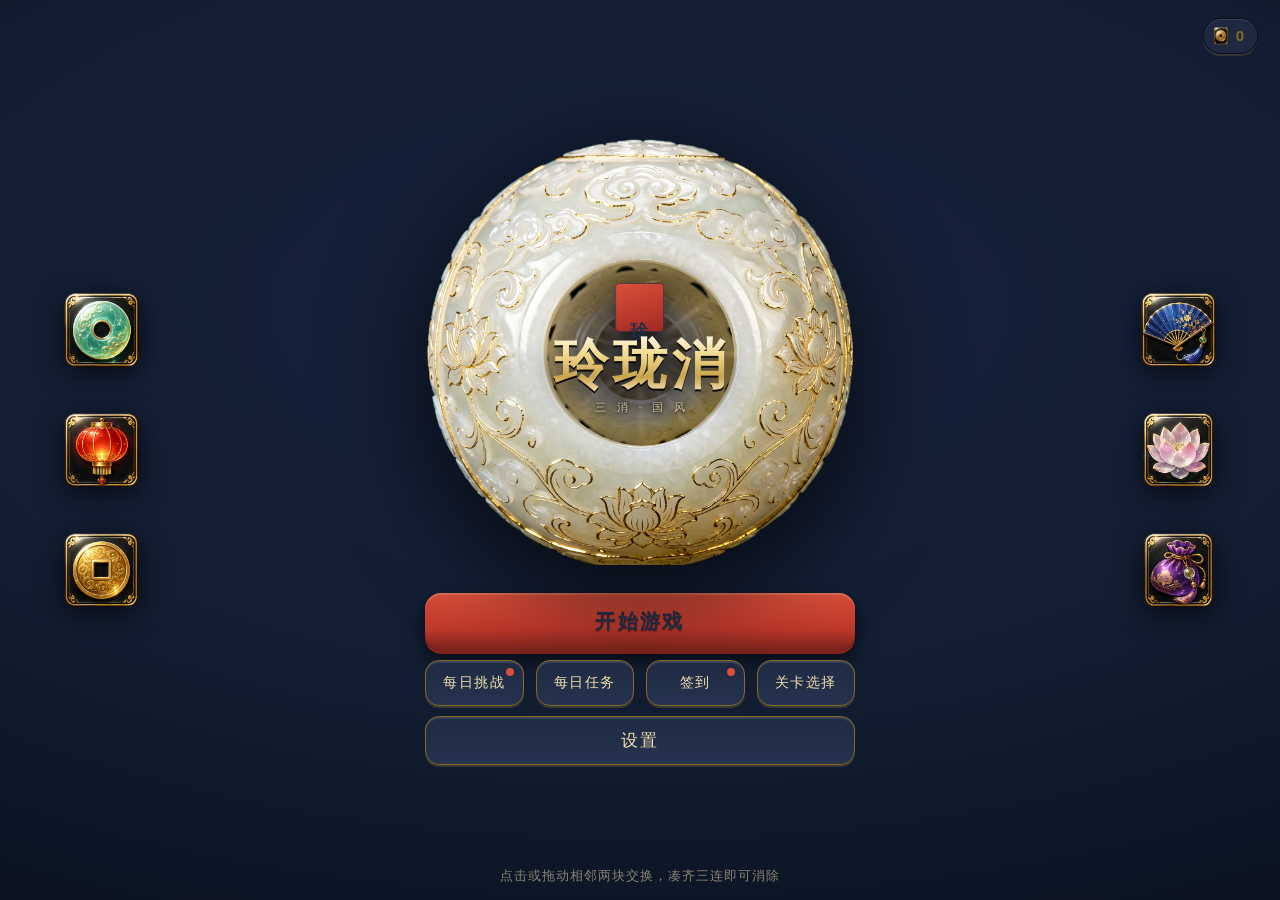
<file: index.html>
<!DOCTYPE html>
<html lang="zh-CN">
<head>
<meta charset="UTF-8">
<meta name="viewport" content="width=device-width, initial-scale=1.0, maximum-scale=1.0, user-scalable=no, viewport-fit=cover">
<meta name="theme-color" content="#f2e6cf">
<title>玲珑消</title>
<link rel="icon" href="data:,">
<link rel="stylesheet" href="css/base.css">
<link rel="stylesheet" href="css/ui.css">
<link rel="stylesheet" href="css/anim.css">
</head>
<body>
<div id="app">
  <!-- 对局信息栏（宽屏在左，窄屏在顶） -->
  <aside id="hud" class="hidden">
    <div class="hud-top">
      <button id="btnPause" class="icon-btn" type="button" data-i18n-title="pause" aria-label="暂停">
        <img src="assets/img/ui_pause.png" alt="">
      </button>
      <div class="lv-name" id="hudLevelName"></div>
      <button id="btnSound" class="icon-btn" type="button" aria-label="音效">
        <img id="btnSoundIcon" src="assets/img/ui_sound.png" alt="">
      </button>
    </div>
    <div class="hud-card" id="hudObjCard">
      <div class="card-title" data-i18n="objectives">本关目标</div>
      <div class="obj-list" id="hudObj"></div>
    </div>
    <div class="hud-card stats-card">
      <div class="stat" id="hudMovesBox">
        <div class="v" id="hudMoves">0</div>
        <div class="k" data-i18n="moves">剩余步数</div>
      </div>
      <div class="stat">
        <div class="v score" id="hudScore">0</div>
        <div class="k" data-i18n="score">得分</div>
      </div>
    </div>
    <div class="hud-foot">
      <img class="cloud-rule" src="assets/img/ui_cloud.svg" alt="">
      <div class="keys">
        <span><b>1~4</b> <i data-i18n="keySkill">技能</i></span>
        <span><b>Esc</b> <i data-i18n="keyPause">暂停</i></span>
        <span><b>M</b> <i data-i18n="keyMute">静音</i></span>
        <span><b>R</b> <i data-i18n="keyRetry">重玩</i></span>
        <span><b>空格</b> <i data-i18n="keySpeed">加速</i></span>
      </div>
    </div>
  </aside>

  <!-- 棋盘 -->
  <main id="boardWrap">
    <canvas id="game"></canvas>
    <div id="banner" class="banner">
      <div id="bannerMain" class="banner-main"></div>
      <div id="bannerSub" class="banner-sub"></div>
    </div>
    <!-- 局内技能（灵力）：棋盘下方悬浮条，瞄准时在棋盘上高亮目标 -->
    <div id="skillBar" class="skill-bar hidden">
      <div class="qi-wrap">
        <div class="qi-bar"><i id="qiFill"></i></div>
        <div class="qi-num"><span class="qi-label" data-i18n="qi">灵力</span><b id="qiValue">0</b><span class="qi-max" id="qiMax">/400</span><i id="qiGain"></i></div>
      </div>
      <div class="skill-slots" id="skillSlots"></div>
      <div class="color-ring hidden" id="colorRing"></div>
      <div class="skill-note hidden" id="skillNote"></div>
      <!-- 长按 / 悬停技能图标弹出的说明卡：第一次用某个技能时的主要解惑入口 -->
      <div class="skill-tip hidden" id="skillTip">
        <div class="tip-head">
          <img id="skillTipIcon" alt="">
          <b id="skillTipName"></b>
          <span class="tip-cost" id="skillTipCost"></span>
        </div>
        <div class="tip-desc" id="skillTipDesc"></div>
      </div>
    </div>
  </main>

  <!-- 加载 -->
  <div id="loading" class="overlay">
    <img class="title-ball load-ball" src="assets/img/title_ball.png" alt="">
    <div class="panel load-panel">
      <div class="seal">玲珑</div>
      <h1 class="game-title" data-i18n="title">玲珑消</h1>
      <div class="load-bar"><i id="loadBar"></i></div>
      <div class="load-text" id="loadText" data-i18n="loading">正在备料…</div>
    </div>
  </div>

  <!-- 标题 -->
  <div id="title" class="overlay hidden">
    <img class="t-side tl1" src="assets/img/tile_jade.png" alt="">
    <img class="t-side tl2" src="assets/img/tile_lantern.png" alt="">
    <img class="t-side tl3" src="assets/img/tile_coin.png" alt="">
    <img class="t-side tr1" src="assets/img/tile_fan.png" alt="">
    <img class="t-side tr2" src="assets/img/tile_lotus.png" alt="">
    <img class="t-side tr3" src="assets/img/tile_sachet.png" alt="">
    <div class="coin-pill title-coin" id="titleCoins">
      <img src="assets/img/ui_coin.png" alt="">
      <b>0</b>
    </div>
    <!-- 球 + 标题 + 按钮是一个整体（.title-stage），整组居中：
         分开绝对定位的话，竖屏会在球和按钮之间留一大段空白，横屏还会互相压 -->
    <div class="title-stage">
      <div class="ball-wrap">
        <img class="title-ball" src="assets/img/title_ball.png" alt="">
        <!-- 标题写在玉球的镂空圆窗里：玉球本身就是为名字做的框 -->
        <div class="medal">
          <div class="seal">玲珑</div>
          <h1 class="game-title" data-i18n="title">玲珑消</h1>
          <div class="title-sub" data-i18n="subtitle">三 消 · 国 风</div>
        </div>
      </div>
      <div class="btn-col title-btns">
        <button id="btnPlay" class="primary" data-i18n="play">开始游戏</button>
        <div class="btn-row">
          <button id="btnDaily" class="ghost">
            <span data-i18n="dailyTitle">每日挑战</span>
            <i class="dot hidden" id="dailyDot"></i>
          </button>
          <button id="btnQuests" class="ghost">
            <span data-i18n="questTitle">每日任务</span>
            <i class="dot hidden" id="questDot"></i>
          </button>
          <button id="btnCheckin" class="ghost">
            <span data-i18n="checkinShort">签到</span>
            <i class="dot hidden" id="checkinDot"></i>
          </button>
          <button id="btnLevels" class="ghost" data-i18n="levels">关卡选择</button>
        </div>
        <button id="btnSet" class="ghost" data-i18n="settings">设置</button>
      </div>
    </div>
    <div class="title-hint" data-i18n="titleHint">点击或拖动相邻两块交换，凑齐三连即可消除</div>
  </div>

  <!-- 关卡地图 -->
  <div id="map" class="overlay hidden">
    <div class="map-sheet">
      <div class="roller top"></div>
      <div class="map-head">
        <button id="btnMapBack" class="icon-btn" type="button" data-i18n-title="back" aria-label="返回">
          <img src="assets/img/ui_back.png" alt="">
        </button>
        <h2 data-i18n="selectLevel">选择关卡</h2>
        <div class="coin-pill" id="mapCoins">
          <img src="assets/img/ui_coin.png" alt="">
          <b>0</b>
        </div>
        <div class="star-total" id="mapStars"></div>
      </div>
      <img class="cloud-rule map-rule" src="assets/img/ui_cloud.svg" alt="">
      <div class="map-tabs" id="mapTabs">
        <button type="button" data-tab="campaign" class="on" data-i18n="tabCampaign">关卡</button>
        <button type="button" data-tab="endless" data-i18n="tabEndless">无尽</button>
        <button type="button" data-tab="timed" data-i18n="tabTimed">限时</button>
        <button type="button" data-tab="achievements" data-i18n="tabAchievements">成就</button>
      </div>

      <div class="tab-pane" id="paneCampaign">
        <div class="boost-bar" id="boostBar">
          <div class="boost-title" data-i18n="boostTitle">开局道具</div>
          <div class="boost-slots" id="boostSlots"></div>
          <div class="boost-note hidden" id="boostNote"></div>
        </div>
        <div class="map-grid" id="mapGrid"></div>
      </div>

      <div class="tab-pane hidden" id="paneEndless">
        <div class="mode-card">
          <div class="mode-title" data-i18n="endlessTitle">无尽模式</div>
          <p class="mode-desc" data-i18n="endlessDesc">一盘一个目标，达标即进入下一盘，剩余步数结转（最多 5 步）。每 3 盘加一种颜色、多给 2 步，障碍逐渐出现——看你能撑到第几盘。</p>
          <div class="mode-stats" id="endlessStats"></div>
          <button type="button" id="btnEndlessStart" class="primary" data-i18n="modeStart">开始挑战</button>
        </div>
      </div>

      <div class="tab-pane hidden" id="paneTimed">
        <div class="mode-card">
          <div class="mode-title" data-i18n="timedTitle">限时挑战</div>
          <p class="mode-desc" data-i18n="timedDesc">60 秒内尽可能多得分，不计步数。连锁动画不吞时间，所以放心连锁。</p>
          <div class="mode-stats" id="timedStats"></div>
          <button type="button" id="btnTimedStart" class="primary" data-i18n="modeStart">开始挑战</button>
        </div>
      </div>

      <div class="tab-pane hidden" id="paneAchievements">
        <div class="scroll-card">
          <div class="scroll-title" id="scrollTitle"></div>
          <div class="scroll-art" id="scrollArt">
            <img src="assets/img/scroll_l1.svg" alt="" data-tier="1">
            <img src="assets/img/scroll_l2.svg" alt="" data-tier="2">
            <img src="assets/img/scroll_l3.svg" alt="" data-tier="3">
            <img src="assets/img/scroll_l4.svg" alt="" data-tier="4">
            <img src="assets/img/scroll_l5.svg" alt="" data-tier="5">
          </div>
          <div class="scroll-hint" id="scrollHint"></div>
        </div>
        <div class="ach-head" id="achHead"></div>
        <div class="ach-list" id="achList"></div>
      </div>
      <div class="roller bottom"></div>
    </div>
  </div>

  <!-- 暂停 -->
  <div id="pause" class="overlay hidden">
    <div class="panel">
      <h2 data-i18n="paused">已暂停</h2>
      <img class="cloud-rule" src="assets/img/ui_cloud.svg" alt="">
      <div class="btn-col">
        <button id="btnResume" class="primary" data-i18n="resume">继续</button>
        <button id="btnPauseSkill" class="ghost" data-i18n="skillHelp">技能说明</button>
        <button id="btnPauseRetry" class="ghost" data-i18n="retry">重玩本关</button>
        <button id="btnPauseSet" class="ghost" data-i18n="settings">设置</button>
        <button id="btnPauseMap" class="ghost" data-i18n="toMap">关卡地图</button>
      </div>
    </div>
  </div>

  <!-- 结算 -->
  <div id="result" class="overlay hidden">
    <div class="panel result-panel">
      <div class="res-badge hidden" id="resBadge">新纪录！</div>
      <div id="resStars" class="res-stars">
        <img class="res-star" src="assets/img/ui_star.png" alt="">
        <img class="res-star" src="assets/img/ui_star.png" alt="">
        <img class="res-star" src="assets/img/ui_star.png" alt="">
      </div>
      <h2 id="resTitle">过关！</h2>
      <div id="resTip" class="res-tip"></div>
      <img class="cloud-rule" src="assets/img/ui_cloud.svg" alt="">
      <div class="res-rows">
        <div class="res-row"><span data-i18n="finalScore">本关得分</span><b id="resScore">0</b></div>
        <div class="res-row small"><span data-i18n="bestScore">最高分</span><b id="resBest">0</b></div>
        <div class="res-row small" id="resCoinRow">
          <span data-i18n="coinsEarned">获得金币</span><b id="resCoins">+0</b>
        </div>
      </div>
      <div class="res-note hidden" id="resNote"></div>
      <div class="btn-col">
        <button id="btnResNext" class="primary" data-i18n="next">下一关</button>
        <div class="btn-row">
          <button id="btnResRetry" class="ghost" data-i18n="retry">重玩本关</button>
          <button id="btnResMap" class="ghost" data-i18n="toMap">关卡地图</button>
        </div>
      </div>
    </div>
  </div>

  <!-- 设置 -->
  <div id="settings" class="overlay hidden">
    <div class="panel">
      <h2 data-i18n="settings">设置</h2>
      <img class="cloud-rule" src="assets/img/ui_cloud.svg" alt="">
      <label class="set-row">
        <span data-i18n="volume">音量</span>
        <input id="setVolume" type="range" min="0" max="100" value="80">
      </label>
      <div class="set-row">
        <span data-i18n="sound">音效</span>
        <button id="setMute" class="toggle" type="button">开</button>
      </div>
      <div class="set-row">
        <span data-i18n="language">语言</span>
        <button id="setLang" class="toggle" type="button">中文</button>
      </div>
      <button id="btnReset" class="ghost danger wide" data-i18n="resetProgress">清除进度</button>
      <button id="btnSetClose" class="primary" data-i18n="close">关闭</button>
    </div>
  </div>

  <!-- 每日挑战 -->
  <div id="daily" class="overlay hidden">
    <div class="panel daily-panel">
      <h2 data-i18n="dailyTitle">每日挑战</h2>
      <img class="cloud-rule" src="assets/img/ui_cloud.svg" alt="">
      <div class="daily-state" id="dailyState"></div>
      <div class="daily-cal" id="dailyCal"></div>
      <div class="daily-note" id="dailyNote"></div>
      <div class="btn-col">
        <button id="btnDailyPlay" class="primary" data-i18n="dailyPlay">开始挑战</button>
        <button id="btnDailyClose" class="ghost" data-i18n="close">关闭</button>
      </div>
    </div>
  </div>

  <!-- 每日任务 -->
  <div id="quests" class="overlay hidden">
    <div class="panel quest-panel">
      <h2 data-i18n="questTitle">每日任务</h2>
      <img class="cloud-rule" src="assets/img/ui_cloud.svg" alt="">
      <div class="quest-rows" id="questRows"></div>
      <div class="quest-bonus" id="questBonus"></div>
      <div class="claim-note hidden" id="questNote"></div>
      <div class="btn-col">
        <button id="btnQuestAll" class="primary hidden">一键领取</button>
        <button id="btnQuestsClose" class="ghost" data-i18n="close">关闭</button>
      </div>
    </div>
  </div>

  <!-- 连续签到 -->
  <div id="checkin" class="overlay hidden">
    <div class="panel checkin-panel">
      <h2 data-i18n="checkinTitle">连续签到</h2>
      <img class="cloud-rule" src="assets/img/ui_cloud.svg" alt="">
      <div class="streak-rows" id="streakRows"></div>
      <div class="streak-total" id="streakTotal"></div>
      <div class="claim-note hidden" id="claimNote"></div>
      <div class="btn-col">
        <button id="btnClaim" class="primary">领取</button>
        <button id="btnCheckinClose" class="ghost" data-i18n="close">关闭</button>
      </div>
    </div>
  </div>

  <!-- 失败救援（续步） -->
  <div id="revive" class="overlay hidden">
    <div class="panel revive-panel">
      <h2 data-i18n="reviveTitle">差一点就过了！</h2>
      <img class="cloud-rule" src="assets/img/ui_cloud.svg" alt="">
      <p class="revive-msg" id="reviveMsg"></p>
      <div class="revive-cost" id="reviveCost"></div>
      <div class="btn-col">
        <button id="btnReviveYes" class="primary"></button>
        <button id="btnReviveNo" class="ghost" data-i18n="reviveNo">放弃本局</button>
      </div>
    </div>
  </div>

  <!-- 绝处逢生（步数耗尽时用灵力换步） -->
  <div id="lastStand" class="overlay hidden">
    <div class="panel revive-panel">
      <h2 data-i18n="lastStandTitle">绝处逢生</h2>
      <img class="cloud-rule" src="assets/img/ui_cloud.svg" alt="">
      <p class="revive-msg" id="lastStandMsg"></p>
      <div class="revive-cost" id="lastStandCost"></div>
      <div class="btn-col">
        <button id="btnLastStandYes" class="primary"></button>
        <button id="btnLastStandNo" class="ghost" data-i18n="lastStandNo">算了，认输</button>
      </div>
    </div>
  </div>

  <!-- 局内技能说明：首次拿到技能栏时自动弹一次，之后可从暂停面板重看。
       上面是演示窗口（用真块精灵循环播放这个技能的效果），下面是四个技能条目。 -->
  <div id="skillIntro" class="overlay hidden">
    <div class="panel skill-intro-panel">
      <h2 data-i18n="skill_intro_title">灵力 · 局内技能</h2>
      <img class="cloud-rule" src="assets/img/ui_cloud.svg" alt="">
      <p class="skill-intro-lead" id="skillIntroLead"></p>
      <div class="skill-intro-main">
        <div class="skill-demo">
          <canvas id="skillDemoCanvas"></canvas>
          <div class="demo-cap" id="skillDemoCap"></div>
        </div>
        <div class="skill-intro-list" id="skillIntroList"></div>
      </div>
      <button id="btnSkillIntroOk" class="primary wide" data-i18n="skill_intro_ok">知道了，开打</button>
    </div>
  </div>

  <!-- 确认框 -->
  <div id="confirm" class="overlay hidden">
    <div class="panel small">
      <p id="confirmText"></p>
      <div class="btn-row">
        <button id="btnConfirmYes" class="danger" type="button">确定</button>
        <button id="btnConfirmNo" class="ghost" type="button">取消</button>
      </div>
    </div>
  </div>
</div>

<script src="js/util.js"></script>
<script src="js/config.js"></script>
<script src="lang/zh.js"></script>
<script src="lang/en.js"></script>
<script src="js/i18n.js"></script>
<script src="js/assets.js"></script>
<script src="js/audio.js"></script>
<script src="js/progress.js"></script>
<script src="js/board.js"></script>
<script src="js/special.js"></script>
<script src="js/resolver.js"></script>
<script src="js/skills.js"></script>
<script src="js/hint.js"></script>
<script src="js/skilldemo.js"></script>
<script src="js/levels.js"></script>
<script src="js/daily.js"></script>
<script src="js/quests.js"></script>
<script src="js/modes.js"></script>
<script src="js/achievements.js"></script>
<script src="js/anim.js"></script>
<script src="js/fx.js"></script>
<script src="js/render.js"></script>
<script src="js/hud.js"></script>
<script src="js/input.js"></script>
<script src="js/game.js"></script>
<script src="js/ui.js"></script>
<script src="js/main.js"></script>
</body>
</html>
</file>
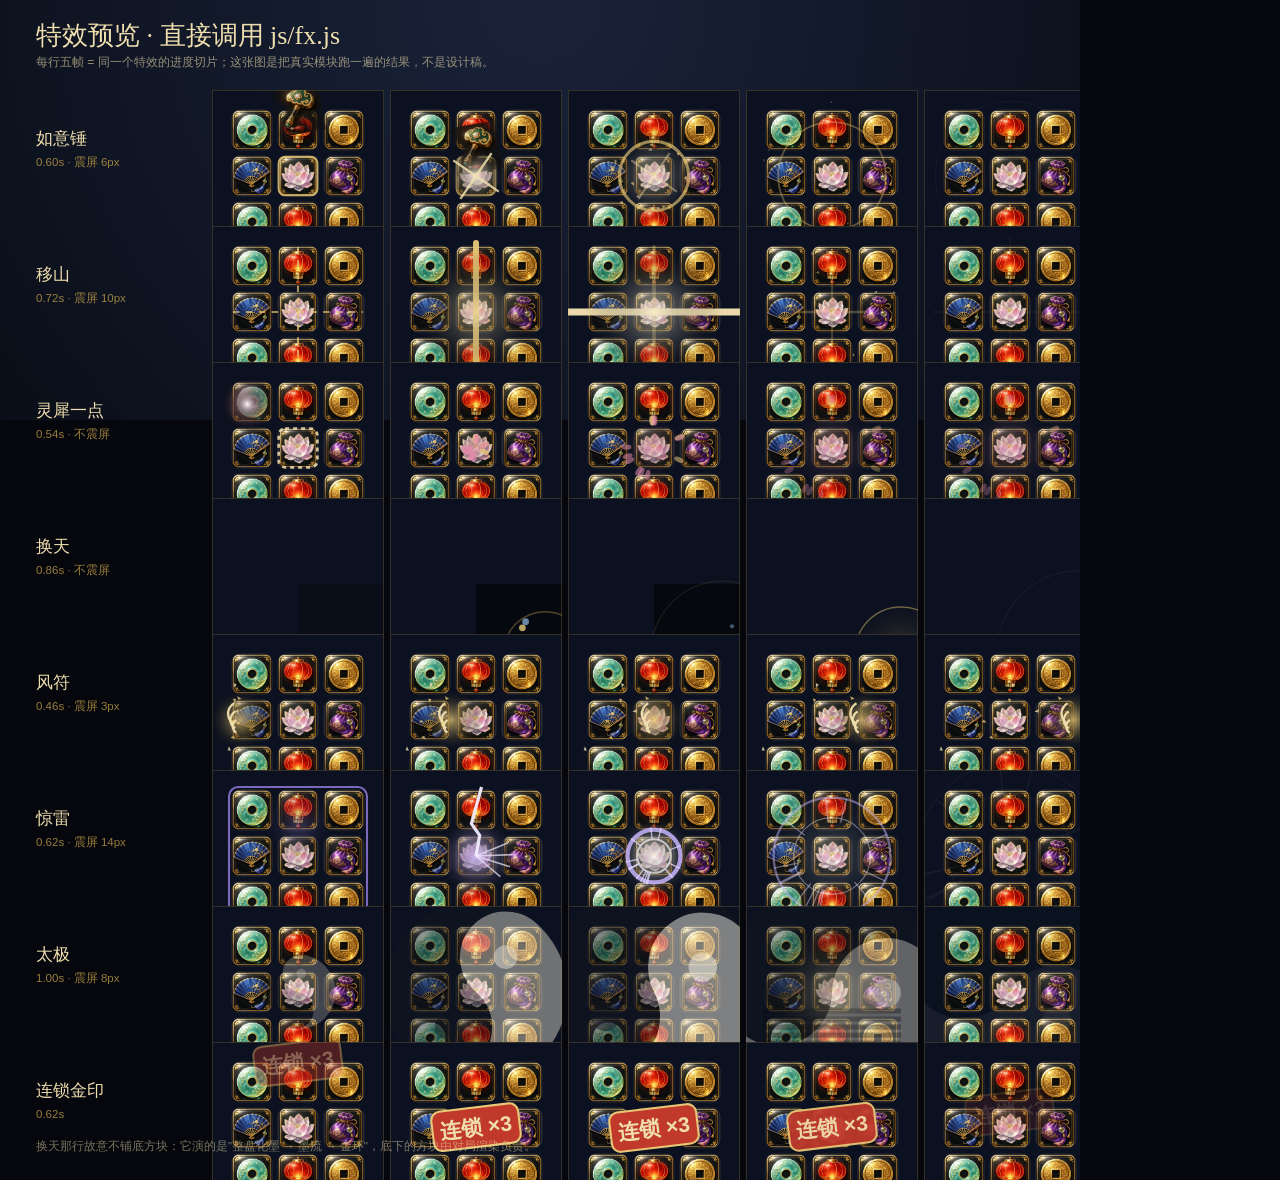
<file: tools/fx_preview.html>
<!DOCTYPE html>
<html lang="zh-CN">
<head>
<meta charset="utf-8">
<title>玲珑消 · 特效预览（直接跑 js/fx.js）</title>
<style>
  * { margin:0; padding:0; box-sizing:border-box; }
  body { background:#05070D; }
  canvas { display:block; }
</style>
</head>
<body>
<canvas id="c" width="1080" height="1180"></canvas>
<script src="../js/config.js"></script>
<script src="../js/fx.js"></script>
<script>
/* 特效预览：直接调用 js/fx.js 里真实的绘制函数，按 0→1 的进度各画五帧。
 * 不经过对局主循环，所以是确定性的——改完特效跑一次就知道有没有画坏，
 * 也免得靠"截图撞时机"去验（浏览器里等 300ms 截到哪一帧全看运气）。
 *
 *   python tools/serve.py 或者直接双击打开都行（只用 <img> 加载素材，兼容 file://）
 */
'use strict';
const C = document.getElementById('c');
const ctx = C.getContext('2d');

const TILE_KEYS = ['tile_jade', 'tile_lantern', 'tile_coin', 'tile_fan', 'tile_lotus', 'tile_sachet'];
const IMGS = {};
let pending = TILE_KEYS.length + 1;
function done() { if (--pending === 0) draw(); }
TILE_KEYS.concat(['ui_skill_hammer']).forEach(function (k) {
  const im = new Image();
  im.onload = im.onerror = done;
  im.src = '../assets/img/' + k + '.png';
  IMGS[k] = im;
});
/* fx.js 只在如意锤里取技能图标；这里给个最小的 Assets 替身就够 */
LL.Assets = { img: function (k) { return IMGS[k]; } };

const GOLD_PALE = '#F0DFAE';
function rnd(seed) { const x = Math.sin(seed * 127.1) * 43758.5453; return x - Math.floor(x); }
function roundRect(x, y, w, h, r) {
  ctx.beginPath();
  ctx.moveTo(x + r, y); ctx.arcTo(x + w, y, x + w, y + h, r);
  ctx.arcTo(x + w, y + h, x, y + h, r); ctx.arcTo(x, y + h, x, y, r);
  ctx.arcTo(x, y, x + w, y, r); ctx.closePath();
}
function miniBoard(bx, by, cell) {
  for (let r = 0; r < 3; r++) {
    for (let c = 0; c < 3; c++) {
      const x = bx + c * cell, y = by + r * cell;
      ctx.fillStyle = '#151D30';
      ctx.strokeStyle = 'rgba(201,164,76,.18)'; ctx.lineWidth = 1;
      roundRect(x + 3, y + 3, cell - 6, cell - 6, cell * 0.18); ctx.fill(); ctx.stroke();
      const im = IMGS[TILE_KEYS[(r * 3 + c) % TILE_KEYS.length]];
      if (im && im.width) ctx.drawImage(im, x + cell * 0.07, y + cell * 0.07, cell * 0.86, cell * 0.86);
    }
  }
}

const F = 168, GAP = 10, LEFT = 214, TOP = 92, ROWH = 136;
const STEPS = [0.08, 0.32, 0.5, 0.72, 0.96];
const CAPS = ['起手', '命中', '扩散', '收束', '净'];
const ROWS = [
  ['hammer', '如意锤', '0.60s · 震屏 6px'],
  ['cross', '移山', '0.72s · 震屏 10px'],
  ['color', '灵犀一点', '0.54s · 不震屏'],
  ['swap', '换天', '0.86s · 不震屏'],
  ['wind', '风符', '0.46s · 震屏 3px'],
  ['thunder', '惊雷', '0.62s · 震屏 14px'],
  ['taiji', '太极', '1.00s · 震屏 8px'],
  ['seal', '连锁金印', '0.62s']
];

function draw() {
  ctx.fillStyle = '#05070D'; ctx.fillRect(0, 0, C.width, C.height);
  const g = ctx.createRadialGradient(540, 0, 40, 540, 0, 900);
  g.addColorStop(0, 'rgba(44,60,98,.5)'); g.addColorStop(1, 'rgba(44,60,98,0)');
  ctx.fillStyle = g; ctx.fillRect(0, 0, C.width, 420);

  ctx.textAlign = 'left';
  ctx.fillStyle = GOLD_PALE; ctx.font = '26px KaiTi,"STKaiti",serif';
  ctx.fillText('特效预览 · 直接调用 js/fx.js', 36, 44);
  ctx.fillStyle = 'rgba(240,223,174,.6)'; ctx.font = '12px "Microsoft YaHei",sans-serif';
  ctx.fillText('每行五帧 = 同一个特效的进度切片；这张图是把真实模块跑一遍的结果，不是设计稿。', 36, 66);

  ROWS.forEach(function (row, i) {
    const y = TOP + i * ROWH;
    const cell = 46, bw = cell * 3, bh = cell * 3;
    ctx.fillStyle = GOLD_PALE; ctx.font = '17px KaiTi,"STKaiti",serif';
    ctx.fillText(row[1], 36, y + 52);
    ctx.fillStyle = 'rgba(201,164,76,.75)'; ctx.font = '11.5px "Microsoft YaHei",sans-serif';
    ctx.fillText(row[2], 36, y + 74);

    for (let f = 0; f < 5; f++) {
      const x = LEFT + f * (F + GAP);
      ctx.save();
      ctx.beginPath(); ctx.rect(x - 2, y - 2, F + 4, F + 4); ctx.clip();
      ctx.fillStyle = '#0B1120'; ctx.fillRect(x - 2, y - 2, F + 4, F + 4);
      const bx = x + (F - bw) / 2, by = y + (F - bh) / 2;
      const cx = bx + bw / 2, cy = by + bh / 2;
      if (row[0] !== 'swap') miniBoard(bx, by, cell);
      const o = { x: cx, y: cy, cell: cell, bx: bx, by: by, w: bw, h: bh,
                  color: '#E28BA8', label: '连锁 ×3',
                  cells: (function () {
                    const out = [];
                    for (let c = 0; c < 3; c++) if (c !== 1) out.push({ x: bx + (c + 0.5) * cell, y: cy });
                    for (let r = 0; r < 3; r++) if (r !== 1) out.push({ x: cx, y: by + (r + 0.5) * cell });
                    return out;
                  })() };
      if (row[0] === 'swap') { ctx.fillStyle = '#0B1120'; ctx.fillRect(bx - 2, by - 2, bw + 4, bh + 4); }
      LL.FX.drawKind(ctx, row[0], STEPS[f], o);
      ctx.restore();
      ctx.strokeStyle = 'rgba(201,164,76,.22)'; ctx.lineWidth = 1;
      ctx.strokeRect(x - 1.5, y - 1.5, F + 3, F + 3);
      ctx.textAlign = 'center';
      ctx.fillStyle = 'rgba(240,223,174,.5)'; ctx.font = '11px "Microsoft YaHei",sans-serif';
      ctx.fillText(CAPS[f], x + F / 2, y + F + 15);
      ctx.textAlign = 'left';
    }
  });
  ctx.fillStyle = 'rgba(240,223,174,.5)'; ctx.font = '11.5px "Microsoft YaHei",sans-serif';
  ctx.fillText('换天那行故意不铺底方块：它演的是"整盘化墨 → 墨流 → 金环"，底下的方块由对局渲染负责。', 36, 1150);
}
</script>
</body>
</html>
</file>
<file: css/base.css>
/* 玲珑消 · base.css — 设计令牌（字体 / 色板 / 阴影）、重置、整体布局 */

:root {
  /* ---- 漆（60%）---- */
  --paper: #131E33;
  --paper-hi: #25334F;
  --paper-lo: #0C1626;
  --card: #1F2A42;

  /* ---- 描金与线脚（30%）---- */
  --ink: #F0DFAE;
  --ink-soft: #C9A44C;
  --ink-faint: rgba(240, 223, 174, 0.42);
  --line: #8A6A24;
  --line-soft: rgba(201,164,76,0.230);
  --wood: #2A2016;
  --wood-hi: #3E2F1E;
  --wood-lo: #16110A;

  /* ---- 强调（10%）---- */
  --cinnabar: #C0392B;
  --cinnabar-hi: #D9503C;
  --cinnabar-lo: #7E241C;
  --gold: #C9A44C;
  --gold-hi: #E8C877;
  --gold-lo: #8A6A24;
  --jade: #3E7C68;
  --jade-hi: #5AA07C;
  --indigo: #3A5E96;

  /* ---- 字体三栈：正文用黑体、大字用楷体、数字用拉丁字体优先 ---- */
  --font-ui: "PingFang SC", "HarmonyOS Sans SC", "Microsoft YaHei UI", "Microsoft YaHei",
             "Hiragino Sans GB", "Source Han Sans SC", "Noto Sans SC", "Segoe UI", sans-serif;
  --font-title: "Kaiti SC", "STKaiti", "KaiTi", "楷体", "BiauKai", "DFKai-SB", serif;
  --font-num: "Bahnschrift SemiBold", "DIN Alternate", "Avenir Next Condensed",
              "Segoe UI Variable Display", "Segoe UI", "PingFang SC", "Microsoft YaHei", sans-serif;

  /* ---- 立体感：硬边下压 + 柔和环境影 + 内高光 三层（深底上影子要更黑、内高光要更暖）---- */
  --sh-btn: 0 4px 0 var(--cinnabar-lo), 0 10px 18px rgba(0,0,0,0.660), inset 0 2px 0 rgba(255, 220, 160, 0.22);
  --sh-btn-press: 0 1px 0 var(--cinnabar-lo), 0 4px 8px rgba(0,0,0,0.600), inset 0 2px 0 rgba(255, 220, 160, 0.16);
  --sh-card: 0 2px 0 rgba(0,0,0,0.540), inset 0 2px 0 rgba(255, 225, 170, 0.10);
  --sh-panel: 0 24px 60px rgba(0,0,0,0.792), inset 0 1px 0 rgba(255, 225, 170, 0.12);
}

* { box-sizing: border-box; -webkit-tap-highlight-color: transparent; }

html, body {
  height: 100%;
  margin: 0;
  padding: 0;
}

body {
  font: 400 15px/1.7 var(--font-ui);
  letter-spacing: 0;
  color: var(--ink);
  background-color: #080F1C;
  background-image:
    radial-gradient(1200px 700px at 50% -10%, rgba(44, 60, 98, 0.85), rgba(44, 60, 98, 0) 70%),
    url("../assets/img/bg_paper.svg");
  background-size: auto, 420px 420px;
  overflow: hidden;
  user-select: none;
  -webkit-user-select: none;
}

#app {
  position: fixed;
  inset: 0;
  display: grid;
  /* minmax(0,…)：内容较宽时列要能收缩，否则窄屏会被撑出滚动 */
  grid-template-columns: minmax(0, 1fr);
  grid-template-rows: auto minmax(0, 1fr);
}

/* 显式定位：HUD 隐藏（display:none）时棋盘要能占满整屏 */
#hud { grid-area: 1 / 1 / 2 / 2; }
#boardWrap { grid-area: 2 / 1 / 3 / 2; }

#boardWrap {
  position: relative;
  min-width: 0;
  min-height: 0;
}

#game {
  display: block;
  width: 100%;
  height: 100%;
  touch-action: none;
}

.hidden { display: none !important; }

button {
  font-family: inherit;
  cursor: pointer;
  border: none;
  background: none;
  color: inherit;
  font-size: 16px;
}

img { -webkit-user-drag: none; }

/* 数字统一等宽数字，避免分数跳动时整行抖 */
.v, .lv-no, .res-row b, .star-total, .moves-num { font-variant-numeric: tabular-nums; font-feature-settings: "tnum" 1; }

/* 云纹分割线（标题、面板、地图共用） */
.cloud-rule {
  display: block;
  width: 190px;
  max-width: 68%;
  height: auto;
  opacity: 0.9;
  margin: 2px auto;
}

/* 宽屏：信息栏移到左侧一列（auto 列，HUD 隐藏时自动收拢为 0） */
@media (min-width: 780px) and (orientation: landscape) {
  #app {
    grid-template-columns: auto minmax(0, 1fr);
    grid-template-rows: minmax(0, 1fr);
  }
  #hud {
    grid-area: 1 / 1 / 2 / 2;
    width: 288px;
  }
  #boardWrap { grid-area: 1 / 2 / 2 / 3; }
}
</file>
<file: css/ui.css>
/* 玲珑消 · ui.css — HUD、按钮、面板、关卡地图、结算、设置 */

/* ================= HUD ================= */

#hud {
  position: relative;
  z-index: 20;
  display: grid;
  /* minmax(0,1fr)：目标卡可以收缩，避免把数值卡挤出屏幕 */
  grid-template-columns: minmax(0, 1fr) auto;
  grid-template-areas:
    "top top"
    "obj stats";
  gap: 8px 12px;
  align-items: center;
  padding: 10px 12px 12px;
  background: linear-gradient(180deg, rgba(31,42,66,0.960), rgba(31,42,66,0.900));
  border-bottom: 1px solid var(--line-soft);
  box-shadow: 0 4px 14px rgba(201,164,76,0.115);
}

.hud-top {
  grid-area: top;
  display: flex;
  align-items: center;
  gap: 10px;
  min-width: 0;
}

.lv-name {
  font-family: var(--font-title);
  font-size: 20px;
  font-weight: 700;
  letter-spacing: 0.06em;
  color: var(--ink);
  white-space: nowrap;
  overflow: hidden;
  text-overflow: ellipsis;
  text-shadow: 0 1px 0 rgba(255,255,255,0.105);
}

.hud-card {
  background: linear-gradient(180deg, #1F2A42, var(--paper-hi));
  border: 1px solid var(--line);
  border-radius: 14px;
  box-shadow: var(--sh-card);
  padding: 8px 12px;
}

#hudObjCard { grid-area: obj; min-width: 0; }

/* 数值卡：两组数字底部对齐，避免大小字号混排时上下错位 */
.stats-card { grid-area: stats; display: flex; gap: 18px; align-items: flex-end; flex: 0 0 auto; }

.card-title {
  font-size: 11px;
  letter-spacing: 0.18em;
  color: var(--ink-faint);
  margin-bottom: 6px;
}

.obj-list { display: flex; flex-direction: column; gap: 8px; }

.obj { display: flex; align-items: center; gap: 8px; min-width: 0; }

.obj-icon {
  width: 30px;
  height: 30px;
  flex: 0 0 auto;
  display: grid;
  place-items: center;
  filter: drop-shadow(0 1px 1px rgba(201,164,76,0.287));
}

.obj-icon img { width: 100%; height: 100%; object-fit: contain; }

.obj-body { min-width: 0; flex: 1; }

.obj-text {
  font-size: 13.5px;
  line-height: 1.35;
  color: var(--ink-soft);
  white-space: normal;
  overflow-wrap: anywhere;
}

.obj-bar {
  margin-top: 4px;
  height: 6px;
  border-radius: 999px;
  background: rgba(201,164,76,0.207);
  box-shadow: inset 0 1px 1px rgba(201,164,76,0.207);
  overflow: hidden;
}

.obj-bar i {
  display: block;
  height: 100%;
  width: 0;
  border-radius: 999px;
  background: linear-gradient(90deg, var(--gold-hi), var(--gold));
  box-shadow: 0 0 6px rgba(0,0,0,0.600);
  transition: width 0.32s ease-out;
}

.obj.done .obj-text { color: var(--jade); font-weight: 700; }
.obj.done .obj-bar i { background: linear-gradient(90deg, var(--jade-hi), var(--jade)); box-shadow: none; }

.stat { display: flex; flex-direction: column; min-width: 62px; }

.stat .v {
  font-family: var(--font-num);
  font-size: 40px;
  font-weight: 800;
  line-height: 1;
  color: var(--cinnabar);
  text-shadow: 0 1px 0 rgba(255,255,255,0.098);
}

.stat .v.score { color: #8A6A24; font-size: 27px; }

.stat .k {
  font-size: 11px;
  letter-spacing: 0.14em;
  color: var(--ink-soft);
  margin-top: 4px;
}

.stat.low .v { color: var(--cinnabar-hi); }

.stat.low { animation: lowPulse 1.1s ease-in-out infinite; }

/* 侧栏页脚：云纹 + 快捷键（只在宽屏显示） */
.hud-foot { display: none; }

.keys {
  display: flex;
  flex-wrap: wrap;
  gap: 4px 12px;
  justify-content: center;
  font-size: 12px;
  color: var(--ink-faint);
}

.keys b {
  font-family: var(--font-num);
  font-weight: 700;
  color: var(--ink-soft);
  padding: 1px 6px;
  border-radius: 6px;
  background: rgba(201,164,76,0.115);
  border: 1px solid var(--line-soft);
}

.keys i { font-style: normal; }

/* 宽屏：左侧竖排三张卡 + 页脚 */
@media (min-width: 780px) and (orientation: landscape) {
  #hud {
    display: flex;
    flex-direction: column;
    align-items: stretch;
    gap: 14px;
    padding: 16px 14px;
    border-bottom: none;
    border-right: 1px solid var(--line-soft);
    box-shadow: 4px 0 16px rgba(201,164,76,0.092);
  }
  .hud-card { padding: 12px 14px; }
  .stats-card { gap: 12px; }
  .stat { flex: 1; }
  .stat .v { font-size: 42px; }
  .obj-text { white-space: normal; }
  .hud-foot { display: block; margin-top: auto; padding-top: 8px; }
}

/* ================= 按钮 ================= */

.icon-btn {
  width: 44px;
  height: 44px;
  flex: 0 0 auto;
  border-radius: 12px;
  border: 1.5px solid var(--line);
  background: linear-gradient(180deg, #1F2A42, var(--paper-hi));
  box-shadow: 0 2px 0 rgba(201,164,76,0.230), inset 0 2px 0 rgba(255,255,255,0.112);
  display: grid;
  place-items: center;
  transition: transform 0.1s ease, box-shadow 0.1s ease;
}

.icon-btn img { width: 22px; height: 22px; }
.icon-btn:hover { filter: brightness(1.03); }
.icon-btn:active { transform: translateY(2px); box-shadow: 0 0 0 rgba(201,164,76,0.230); }

.panel .primary, .panel .ghost, .panel .danger,
.btn-col .primary, .btn-col .ghost, .btn-col .danger {
  width: 100%;
  letter-spacing: 0.12em;
  transition: transform 0.1s ease, box-shadow 0.1s ease, filter 0.12s ease;
}

.primary {
  min-height: 52px;
  padding: 15px 20px;
  border-radius: 16px;
  font-size: 20px;
  font-weight: 700;
  color: #25334F;
  background: linear-gradient(180deg, var(--cinnabar-hi), var(--cinnabar) 62%, var(--cinnabar-lo));
  box-shadow: var(--sh-btn);
  text-shadow: 0 1px 1px rgba(0,0,0,0.540);
}

.primary:hover { filter: brightness(1.04); }
.primary:active { transform: translateY(3px); box-shadow: var(--sh-btn-press); }

.ghost {
  min-height: 46px;
  padding: 12px 18px;
  border-radius: 14px;
  font-size: 17px;
  font-weight: 500;
  color: var(--ink);
  border: 1.5px solid var(--line);
  background: linear-gradient(180deg, #1F2A42, var(--paper-hi));
  box-shadow: 0 2px 0 rgba(201,164,76,0.207), inset 0 2px 0 rgba(255,255,255,0.112);
}

.ghost:hover { filter: brightness(1.03); }
.ghost:active { transform: translateY(2px); box-shadow: none; }

.danger { color: var(--cinnabar); border-color: rgba(192,57,43,0.450); }
.danger:hover { background: rgba(192,57,43,0.060); }

.toggle {
  min-width: 84px;
  min-height: 40px;
  padding: 8px 16px;
  border-radius: 12px;
  border: 1.5px solid var(--line);
  background: linear-gradient(180deg, #1F2A42, var(--paper-hi));
  box-shadow: 0 2px 0 rgba(201,164,76,0.207);
  font-size: 16px;
  color: var(--ink);
}

.toggle:active { transform: translateY(2px); box-shadow: none; }

.btn-col { display: flex; flex-direction: column; gap: 12px; width: 100%; }
.btn-row { display: flex; gap: 12px; width: 100%; }
.btn-row button { flex: 1; }

/* ================= 覆盖层与面板 ================= */

.overlay {
  position: fixed;
  inset: 0;
  z-index: 50;
  display: flex;
  align-items: center;
  justify-content: center;
  padding: 20px;
  /* 遮罩：浅色蒙版在深底上会把背景"提亮"，弹窗看着像米白纸；深底要压暗 */
  background: radial-gradient(circle at 50% 42%, rgba(6,10,20,0.62), rgba(3,6,12,0.80));
  backdrop-filter: blur(3px);
  animation: fadeIn 0.26s ease-out;
}

/* 弹层叠放次序：不能指望 DOM 顺序——.overlay 的统一 z-index 会盖过它，
 * 每个新弹层都必须在这条梯子上占一格，否则会出现「新面板被旧面板盖住」。
 * 梯子：对局内提示 57 < 可叠在暂停上方的说明 59 < 加载 60 < 确认框 70（永远最上）。 */
#pause { z-index: 55; }
#result { z-index: 56; }
#revive { z-index: 57; }
#lastStand { z-index: 57; }     /* 对局内提示，与续步同级 */
#settings { z-index: 58; }
#skillIntro { z-index: 59; }    /* 可从暂停面板里打开，所以必须高于 pause */
#loading { z-index: 60; }
#confirm { z-index: 70; }       /* 任何面板都可能弹确认框，永远最上 */

.panel {
  position: relative;
  width: min(370px, 94vw);
  max-height: 92vh;
  overflow-y: auto;
  padding: 24px;
  border-radius: 22px;
  background-color: var(--paper-hi);
  background-image:
    url("../assets/img/ui_corner_tl.svg"), url("../assets/img/ui_corner_tr.svg"),
    url("../assets/img/ui_corner_bl.svg"), url("../assets/img/ui_corner_br.svg"),
    linear-gradient(180deg, #1F2A42, var(--paper-hi));
  background-position: 14px 14px, calc(100% - 14px) 14px, 14px calc(100% - 14px), calc(100% - 14px) calc(100% - 14px);
  background-repeat: no-repeat;
  background-size: 22px 22px, 22px 22px, 22px 22px, 22px 22px, auto;
  border: 1px solid rgba(0,0,0,0.420);
  box-shadow: var(--sh-panel);
  display: flex;
  flex-direction: column;
  align-items: center;
  gap: 14px;
}

.panel::before {
  content: "";
  position: absolute;
  inset: 8px;
  border: 1px solid rgba(0,0,0,0.600);
  border-radius: 15px;
  pointer-events: none;
}

.panel h2 {
  margin: 2px 0 0;
  font-family: var(--font-title);
  font-size: 27px;
  font-weight: 700;
  letter-spacing: 0.14em;
  text-indent: 0.14em;
  color: var(--ink);
  text-shadow: 0 1px 0 rgba(255,255,255,0.112);
}

.panel.small { width: min(330px, 92vw); }
.panel.small p { margin: 4px 0 2px; text-align: center; color: var(--ink-soft); }

/* ================= 标题页 / 加载页 ================= */

/* 漆底：从靛蓝到墨黑的一层柔光渐变，玉球浮在上面 */
#title, #loading {
  background: radial-gradient(120% 86% at 50% 34%, #16223C 0%, #131E33 48%, #080F1C 100%);
}

/* 玉球：整页的主视觉。尺寸跟着视口走，窄屏再压一档 */
#title { --ball: min(500px, 62vh, 78vw); }

/* 球 + 标题 + 按钮是一整组：由 .overlay 的 flex 居中整组，
 * 组内再纵向排。分开贴边绝对定位的话，竖屏会在球和按钮之间空一大段，
 * 横屏（比如 844×390）还会互相压。 */
.title-stage {
  position: relative;
  display: flex;
  flex-direction: column;
  align-items: center;
  gap: 3.2vh;
  width: min(430px, 88vw);
  animation: riseIn 0.5s ease-out;
}
.ball-wrap { position: relative; width: var(--ball); max-width: 100%; }

.title-ball {
  display: block;
  width: 100%;
  height: auto;
  pointer-events: none;
  filter: drop-shadow(0 24px 50px rgba(0, 0, 0, 0.75));
}

/* 球心的圆窗：标题就写在里面（圆心 = 球的中心） */
.medal {
  position: absolute;
  left: 50%;
  top: 50%;
  width: 46%;
  transform: translate(-50%, -50%);
  display: flex;
  flex-direction: column;
  align-items: center;
  justify-content: center;
  gap: 4px;
  text-align: center;
  pointer-events: none;
}
.medal .seal { width: calc(var(--ball) * 0.098); height: calc(var(--ball) * 0.098); font-size: calc(var(--ball) * 0.038); }

.medal .game-title {
  margin: 0;
  font-family: var(--font-title);
  font-size: calc(var(--ball) * 0.108);
  font-weight: 700;
  letter-spacing: 0.1em;
  text-indent: 0.1em;
  line-height: 1.08;
  background: linear-gradient(180deg, #FDF6DC 0%, #F2D98F 32%, #C9A44C 70%, #F7E7C0 100%);
  -webkit-background-clip: text;
  background-clip: text;
  color: transparent;
  filter: drop-shadow(0 2px 0 rgba(0, 0, 0, 0.9)) drop-shadow(0 8px 18px rgba(0, 0, 0, 0.7));
}

/* 加载页里的标题：小一号，同一个金色渐变（页面上还有一颗半透明的球） */
.load-panel .game-title {
  margin: 6px 0 2px;
  font-family: var(--font-title);
  font-size: 32px;
  font-weight: 700;
  letter-spacing: 0.16em;
  text-indent: 0.16em;
  background: linear-gradient(180deg, #FDF6DC 0%, #F2D98F 32%, #C9A44C 70%, #F7E7C0 100%);
  -webkit-background-clip: text;
  background-clip: text;
  color: transparent;
}
#loading { --ball: min(560px, 74vh, 82vw); }
/* 加载页的球：整颗居中压在面板后面当水印（只露个顶会像个穹顶，很怪） */
.load-ball { top: 50%; transform: translate(-50%, -50%); opacity: 0.3; animation: none; }

.title-sub {
  font-size: calc(var(--ball) * 0.022);
  letter-spacing: 0.34em;
  text-indent: 0.34em;
  color: #F0DFAE;
  text-shadow: 0 1px 3px rgba(5, 7, 13, 0.95), 0 0 10px rgba(5, 7, 13, 0.8);
}

/* 两侧六宝：绕球站成两列，窄屏收起 */
.t-side {
  position: absolute;
  top: 50%;
  width: calc(var(--ball) * 0.15);
  height: auto;
  transform: translateY(-50%);
  filter: drop-shadow(0 6px 14px rgba(0, 0, 0, 0.7));
  pointer-events: none;
}
.t-side.tl1 { left: 5vw; margin-top: calc(var(--ball) * -0.24); }
.t-side.tl2 { left: 5vw; }
.t-side.tl3 { left: 5vw; margin-top: calc(var(--ball) * 0.24); }
.t-side.tr1 { right: 5vw; margin-top: calc(var(--ball) * -0.24); }
.t-side.tr2 { right: 5vw; }
.t-side.tr3 { right: 5vw; margin-top: calc(var(--ball) * 0.24); }

/* 金币：右上角浮标 */
.title-coin { position: absolute; right: 22px; top: 18px; margin: 0; }

/* 按钮：跟着球、同一组里往下排 */
.title-btns {
  width: 100%;
  display: flex;
  flex-direction: column;
  gap: 10px;
}
.title-btns .btn-row .ghost { flex: 1; min-width: 0; padding: 0 6px; font-size: 13.5px; }

.title-hint {
  position: absolute;
  left: 0;
  right: 0;
  bottom: 1.4vh;
  text-align: center;
  font-size: 12.5px;
  letter-spacing: 0.08em;
  color: rgba(240, 223, 174, 0.55);
}

/* 窄屏 / 矮屏：球缩一档、两侧六宝收起（否则会挤到球上） */
@media (max-width: 760px), (max-height: 560px) {
  #title { --ball: min(430px, 52vh, 86vw); }
  .t-side { display: none; }
  .title-stage { width: min(360px, 92vw); gap: 2.6vh; }
  .title-btns .btn-row .ghost { font-size: 12.5px; }
  .title-btns .primary { min-height: 48px; font-size: 18px; }
  .title-btns .ghost { min-height: 42px; }
}

/* 横屏手机（矮而宽）：球与按钮左右并排，别硬叠成上下 */
@media (max-height: 560px) and (orientation: landscape) {
  #title { --ball: min(320px, 76vh, 40vw); }
  .title-stage { flex-direction: row; align-items: center; gap: 5vw; width: auto; }
  .title-btns { width: min(340px, 46vw); }
  .title-hint { display: none; }
}

/* 印章：方形、小圆角、内描金细线 */
.seal {
  width: 66px;
  height: 66px;
  display: grid;
  place-items: center;
  border-radius: 4px;
  background: linear-gradient(160deg, var(--cinnabar-hi), #A82C22);
  color: #25334F;
  font-family: var(--font-title);
  font-size: 22px;
  letter-spacing: 0.06em;
  line-height: 1.04;
  text-align: center;
  writing-mode: vertical-rl;
  text-orientation: upright;
  box-shadow: 0 8px 18px rgba(0,0,0,0.504), inset 0 0 0 1px rgba(31,42,66,0.650);
}

.seal.big { width: 78px; height: 78px; font-size: 26px; }

/* ================= 加载 ================= */

.load-panel { gap: 18px; }

.load-bar {
  width: 82%;
  height: 8px;
  border-radius: 999px;
  background: rgba(201,164,76,0.207);
  box-shadow: inset 0 1px 1px rgba(201,164,76,0.230);
  overflow: hidden;
}

.load-bar i {
  display: block;
  height: 100%;
  width: 0;
  border-radius: 999px;
  background: linear-gradient(90deg, var(--gold-hi), var(--gold));
  transition: width 0.2s ease-out;
}

.load-text { font-size: 13px; color: var(--ink-faint); letter-spacing: 0.12em; }

/* ================= 关卡地图（卷轴） ================= */

#map {
  flex-direction: column;
  justify-content: flex-start;
  padding: 0;
  gap: 0;
}

.map-sheet {
  position: relative;
  width: 100%;
  height: 100%;
  display: flex;
  flex-direction: column;
  background-color: var(--paper-hi);
  background-image: url("../assets/img/bg_paper.svg");
  background-size: 420px 420px;
}

.roller {
  height: 26px;
  flex: 0 0 auto;
  background: linear-gradient(180deg, var(--wood-hi), var(--wood) 45%, var(--wood-lo));
  box-shadow: 0 3px 10px rgba(240,223,174,0.350);
  position: relative;
}

.roller::before, .roller::after {
  content: "";
  position: absolute;
  top: -3px;
  width: 16px;
  height: 32px;
  border-radius: 8px;
  background: linear-gradient(180deg, #C9A44C, #5C4310);
  box-shadow: 0 2px 6px rgba(240,223,174,0.400);
}

.roller::before { left: 10px; }
.roller::after { right: 10px; }

.map-head {
  display: flex;
  align-items: center;
  gap: 12px;
  padding: 14px 18px 6px;
}

.map-head h2 {
  margin: 0;
  font-family: var(--font-title);
  font-size: 26px;
  font-weight: 700;
  letter-spacing: 0.16em;
  text-indent: 0.16em;
  color: var(--ink);
  text-shadow: 0 1px 0 rgba(255,255,255,0.112);
}

.star-total {
  margin-left: auto;
  font-family: var(--font-num);
  font-size: 16px;
  font-weight: 700;
  color: var(--gold-lo);
  background: rgba(31,42,66,0.900);
  border: 1px solid rgba(0,0,0,0.540);
  border-radius: 999px;
  padding: 4px 14px;
  white-space: nowrap;
}

.map-rule { flex: 0 0 auto; margin: 2px auto 8px; }

.map-grid {
  flex: 1;
  width: 100%;
  overflow-y: auto;
  display: grid;
  grid-template-columns: repeat(3, 1fr);
  gap: 13px;
  padding: 4px 18px 28px;
  align-content: start;
}

@media (min-width: 780px) {
  .map-grid { grid-template-columns: repeat(auto-fill, minmax(124px, 1fr)); }
}

.lv-card {
  position: relative;
  min-height: 132px;
  padding: 12px 8px 10px;
  border-radius: 16px;
  background-color: var(--card);
  background-image: linear-gradient(180deg, #1F2A42, var(--card));
  border: 1.5px solid var(--line);
  box-shadow: 0 3px 0 rgba(201,164,76,0.253), 0 8px 16px rgba(201,164,76,0.161);
  display: flex;
  flex-direction: column;
  align-items: center;
  gap: 5px;
  transition: transform 0.14s ease, box-shadow 0.14s ease, filter 0.14s ease;
}

.lv-card:hover:not(.locked) { transform: translateY(-3px); box-shadow: 0 6px 0 rgba(201,164,76,0.230), 0 14px 22px rgba(201,164,76,0.230); }
.lv-card:active:not(.locked) { transform: translateY(1px); box-shadow: 0 2px 0 rgba(201,164,76,0.230); }

.lv-no {
  font-family: var(--font-num);
  font-size: 30px;
  font-weight: 800;
  line-height: 1;
  color: var(--gold-lo);
  text-shadow: 0 1px 0 rgba(255,255,255,0.119);
}

.lv-name {
  font-size: 12.5px;
  line-height: 1.3;
  color: var(--ink-soft);
  text-align: center;
  min-height: 2.4em;
}

.lv-stars { display: flex; gap: 3px; margin-top: 2px; }
.lv-stars img { width: 16px; height: 16px; }

.lv-lock {
  position: absolute;
  right: 8px;
  top: 8px;
  width: 18px;
  height: 18px;
  opacity: 0.85;
}
.lv-lock img { width: 100%; height: 100%; }

.lv-card.locked {
  filter: grayscale(0.4);
  box-shadow: none;
  opacity: 0.9;
  cursor: not-allowed;
}
.lv-card.locked .lv-no { color: var(--ink-faint); }

.lv-card.done { border-color: rgba(0,0,0,0.660); }

.lv-card.current {
  border: 2px solid var(--gold);
  box-shadow: 0 0 0 2px var(--gold-hi), 0 10px 20px rgba(0,0,0,0.336);
  transform: scale(1.04);
  padding-top: 26px;              /* 给「继续」角标让位，避免压住关卡号 */
  animation: breathe 2.6s ease-in-out infinite;
}

.lv-badge {
  position: absolute;
  left: 50%;
  top: 6px;
  transform: translateX(-50%);
  padding: 2px 12px;
  border-radius: 999px;
  font-size: 11px;
  letter-spacing: 0.1em;
  color: #25334F;
  background: linear-gradient(180deg, var(--cinnabar-hi), var(--cinnabar));
  box-shadow: 0 2px 6px rgba(0,0,0,0.480);
  white-space: nowrap;
}

/* ================= 每日挑战 / 连续签到 ================= */

.dot {
  position: absolute;
  top: 7px;
  right: 9px;
  width: 8px;
  height: 8px;
  border-radius: 50%;
  background: var(--cinnabar-hi);
  box-shadow: 0 0 0 2px rgba(31,42,66,0.850);
}

.ghost { position: relative; }

.daily-panel, .checkin-panel { width: min(368px, 94vw); gap: 10px; }

.daily-state { width: 100%; text-align: center; }

.daily-line {
  font-family: var(--font-title);
  font-size: 19px;
  font-weight: 700;
  letter-spacing: 0.06em;
  color: var(--ink-soft);
}

.daily-line.done { color: var(--jade); }

.daily-sub { margin-top: 2px; font-size: 12.5px; color: var(--ink-faint); }

.daily-cal {
  width: 100%;
  display: grid;
  grid-template-columns: repeat(7, 1fr);
  gap: 4px;
  padding: 8px;
  border-radius: 12px;
  background: rgba(31,42,66,0.720);
  border: 1px solid var(--line-soft);
}

.cal-w {
  text-align: center;
  font-size: 11px;
  color: var(--ink-faint);
  padding-bottom: 2px;
}

.cal-cell {
  aspect-ratio: 1 / 1;
  display: flex;
  flex-direction: column;
  align-items: center;
  justify-content: center;
  gap: 2px;
  border-radius: 8px;
  background: rgba(201,164,76,0.069);
  font-family: var(--font-num);
  font-size: 12px;
  font-weight: 700;
  color: var(--ink-faint);
  border: 1px solid transparent;
}

.cal-cell.empty { background: none; }
.cal-cell.future { opacity: 0.5; }
.cal-cell.today { border-color: var(--gold); color: var(--ink); }
.cal-cell.done { background: rgba(201,164,76,0.207); color: var(--gold-lo); }

.cal-stars { display: flex; gap: 2px; }
.cal-stars s { width: 3px; height: 3px; border-radius: 50%; background: rgba(201,164,76,0.253); }
.cal-stars s.on { background: var(--gold); }

.daily-note, .streak-total, .claim-note {
  text-align: center;
  font-size: 12px;
  line-height: 1.6;
  color: var(--ink-faint);
}

.claim-note { color: var(--jade); font-weight: 700; }

.streak-rows {
  width: 100%;
  display: flex;
  flex-direction: column;
  gap: 5px;
}

.streak-row {
  display: grid;
  grid-template-columns: 1fr auto auto;
  align-items: center;
  gap: 10px;
  padding: 8px 12px;
  border-radius: 10px;
  background: rgba(31,42,66,0.720);
  border: 1px solid var(--line-soft);
  font-size: 14px;
  color: var(--ink-soft);
}

.streak-row .s-day { font-weight: 700; }
.streak-row .s-reward { font-family: var(--font-num); font-weight: 700; color: var(--gold-lo); }
.streak-row .s-state { font-size: 12px; color: var(--ink-faint); min-width: 3.4em; text-align: right; }

.streak-row.done { background: rgba(201,164,76,0.161); }
.streak-row.done .s-state { color: var(--jade); }

.streak-row.today {
  border-color: var(--gold);
  box-shadow: 0 0 0 2px rgba(0,0,0,0.600);
  background: #1F2A42;
  color: var(--ink);
}

.streak-row.today .s-state { color: var(--cinnabar); font-weight: 700; }
.streak-row.future { opacity: 0.72; }

/* 标题页的第二排按钮略矮，避免整列过高 */
.title-wrap .btn-row .ghost { min-height: 44px; font-size: 16px; }

/* ================= 模式分页（关卡 / 无尽 / 限时） ================= */

.map-tabs {
  flex: 0 0 auto;
  display: flex;
  gap: 6px;
  padding: 0 18px 10px;
}

.map-tabs button {
  flex: 0 1 auto;
  min-width: 74px;
  padding: 7px 18px;
  border-radius: 999px;
  font-size: 15px;
  letter-spacing: 0.08em;
  color: var(--ink-soft);
  border: 1.5px solid var(--line);
  background: linear-gradient(180deg, #1F2A42, var(--paper-hi));
  box-shadow: 0 2px 0 rgba(201,164,76,0.161);
}

.map-tabs button.on {
  color: #25334F;
  border-color: var(--cinnabar-lo);
  background: linear-gradient(180deg, var(--cinnabar-hi), var(--cinnabar));
  box-shadow: 0 2px 0 var(--cinnabar-lo);
}

.map-tabs button:active { transform: translateY(1px); box-shadow: none; }

.tab-pane { flex: 1; display: flex; flex-direction: column; min-height: 0; }

.mode-card {
  margin: 4px 18px 24px;
  padding: 20px;
  border-radius: 18px;
  background: linear-gradient(180deg, #1F2A42, var(--paper-hi));
  border: 1.5px solid var(--line);
  box-shadow: 0 4px 0 rgba(201,164,76,0.184), 0 12px 22px rgba(201,164,76,0.138);
  display: flex;
  flex-direction: column;
  gap: 12px;
  align-items: center;
  text-align: center;
}

.mode-title {
  font-family: var(--font-title);
  font-size: 24px;
  font-weight: 700;
  letter-spacing: 0.12em;
  color: var(--ink);
}

.mode-desc {
  margin: 0;
  font-size: 13.5px;
  line-height: 1.75;
  color: var(--ink-soft);
  max-width: 44em;
}

.mode-stats { width: 100%; display: flex; flex-direction: column; gap: 6px; }

.ms-row {
  display: flex;
  justify-content: space-between;
  align-items: baseline;
  gap: 12px;
  padding: 7px 12px;
  border-radius: 10px;
  background: rgba(31,42,66,0.850);
  border: 1px solid var(--line-soft);
  font-size: 14px;
  color: var(--ink-soft);
}

.ms-row b {
  font-family: var(--font-num);
  font-weight: 700;
  color: var(--gold-lo);
}

.mode-card .primary { width: 100%; }

/* ================= 成就与画卷 ================= */

.scroll-card {
  flex: 0 0 auto;
  margin: 4px 18px 12px;
  padding: 12px;
  border-radius: 16px;
  background: linear-gradient(180deg, #1F2A42, var(--paper-hi));
  border: 1.5px solid var(--line);
  box-shadow: 0 3px 0 rgba(201,164,76,0.184);
  text-align: center;
}

.scroll-title {
  font-family: var(--font-title);
  font-size: 19px;
  font-weight: 700;
  letter-spacing: 0.14em;
  color: var(--ink);
  margin-bottom: 8px;
}

.scroll-art {
  position: relative;
  width: 100%;
  max-width: 420px;
  margin: 0 auto;
  aspect-ratio: 320 / 200;
  border-radius: 10px;
  overflow: hidden;
  background: linear-gradient(180deg, #1F2A42, #182238);
  border: 1px solid var(--line-soft);
  box-shadow: inset 0 1px 3px rgba(201,164,76,0.138);
}

.scroll-art img {
  position: absolute;
  inset: 0;
  width: 100%;
  height: 100%;
  opacity: 0;
  filter: grayscale(1);
  transition: opacity 0.6s ease, filter 0.6s ease;
}

.scroll-art img.on { opacity: 1; filter: none; }

.scroll-hint { margin-top: 8px; font-size: 12.5px; color: var(--ink-faint); }

.ach-head {
  flex: 0 0 auto;
  padding: 0 18px 8px;
  font-size: 13px;
  letter-spacing: 0.1em;
  color: var(--ink-soft);
}

.ach-list {
  flex: 1;
  overflow-y: auto;
  padding: 0 18px 26px;
  display: grid;
  grid-template-columns: repeat(auto-fill, minmax(240px, 1fr));
  gap: 10px;
  align-content: start;
}

.ach-row {
  display: flex;
  align-items: center;
  gap: 10px;
  padding: 10px 12px;
  border-radius: 12px;
  background: rgba(31,42,66,0.720);
  border: 1px solid var(--line-soft);
  opacity: 0.62;
}

.ach-row.on {
  opacity: 1;
  border-color: rgba(0,0,0,0.600);
  background: rgba(201,164,76,0.115);
}

.ach-icon { width: 30px; height: 30px; flex: 0 0 auto; filter: grayscale(1) opacity(0.5); }
.ach-row.on .ach-icon { filter: none; }

.ach-body { min-width: 0; flex: 1; }
.ach-name { font-size: 14px; font-weight: 700; color: var(--ink); }
.ach-desc { font-size: 12px; color: var(--ink-faint); line-height: 1.5; }

.ach-coin {
  font-family: var(--font-num);
  font-size: 12.5px;
  font-weight: 700;
  color: var(--gold-lo);
  white-space: nowrap;
}

.ach-row.on .ach-coin { color: var(--jade); }

/* ================= 开局道具 ================= */

.boost-bar {
  flex: 0 0 auto;
  display: flex;
  align-items: center;
  gap: 12px;
  padding: 0 18px 10px;
  flex-wrap: wrap;
}

.boost-title {
  font-size: 12px;
  letter-spacing: 0.16em;
  color: var(--ink-faint);
  white-space: nowrap;
}

.boost-slots { display: flex; gap: 8px; flex-wrap: wrap; }

.boost-slot {
  display: inline-flex;
  align-items: center;
  gap: 6px;
  padding: 6px 12px 6px 8px;
  border-radius: 12px;
  border: 1.5px solid var(--line);
  background: linear-gradient(180deg, #1F2A42, var(--paper-hi));
  box-shadow: 0 2px 0 rgba(201,164,76,0.184);
  font-size: 13px;
  color: var(--ink-soft);
  transition: transform 0.1s ease, box-shadow 0.12s ease, border-color 0.12s ease;
}

.boost-slot img { width: 20px; height: 20px; }
.boost-slot .b-count {
  font-family: var(--font-num);
  font-weight: 700;
  color: var(--gold-lo);
}
.boost-slot.empty { opacity: 0.72; }
.boost-slot.empty .b-count { color: var(--ink-faint); font-size: 12px; }
.boost-slot:active { transform: translateY(2px); box-shadow: none; }

.boost-slot.armed {
  border-color: var(--gold);
  background: linear-gradient(180deg, #25334F, #1C2740);
  box-shadow: 0 0 0 2px rgba(0,0,0,0.660), 0 2px 0 rgba(201,164,76,0.184);
  color: var(--ink);
}

.boost-note {
  font-size: 12px;
  color: var(--cinnabar);
  padding: 2px 8px;
}

/* ================= 每日任务 ================= */

.quest-panel { width: min(368px, 94vw); gap: 10px; }

.quest-rows { width: 100%; display: flex; flex-direction: column; gap: 8px; }

.quest-row {
  padding: 10px 12px;
  border-radius: 12px;
  background: rgba(31,42,66,0.780);
  border: 1px solid var(--line-soft);
}

.quest-row.done { border-color: rgba(0,0,0,0.660); background: rgba(201,164,76,0.115); }
.quest-row.claimed { opacity: 0.68; }

.q-head { display: flex; align-items: baseline; justify-content: space-between; gap: 8px; }
.q-name { font-size: 14.5px; color: var(--ink); }
.q-reward {
  font-family: var(--font-num);
  font-weight: 700;
  font-size: 13px;
  color: var(--gold-lo);
  white-space: nowrap;
}

.q-bar {
  margin: 6px 0 5px;
  height: 6px;
  border-radius: 999px;
  background: rgba(201,164,76,0.184);
  box-shadow: inset 0 1px 1px rgba(201,164,76,0.184);
  overflow: hidden;
}

.q-bar i {
  display: block;
  height: 100%;
  width: 0;
  border-radius: 999px;
  background: linear-gradient(90deg, var(--gold-hi), var(--gold));
  transition: width 0.3s ease-out;
}

.q-bar i.full { background: linear-gradient(90deg, var(--jade-hi), var(--jade)); }

.q-foot { display: flex; align-items: center; justify-content: space-between; gap: 8px; }
.q-prog { font-family: var(--font-num); font-size: 12.5px; color: var(--ink-faint); }
.q-state.ok { font-size: 12.5px; color: var(--jade); font-weight: 700; }

.q-claim, .q-reroll {
  padding: 5px 14px;
  border-radius: 999px;
  font-size: 13px;
  border: 1.5px solid var(--line);
  background: linear-gradient(180deg, #1F2A42, var(--paper-hi));
  box-shadow: 0 2px 0 rgba(201,164,76,0.184);
  color: var(--ink);
}

.q-claim {
  border-color: rgba(192,57,43,0.500);
  color: #25334F;
  background: linear-gradient(180deg, var(--cinnabar-hi), var(--cinnabar));
  box-shadow: 0 2px 0 var(--cinnabar-lo);
}

.q-claim:active, .q-reroll:active { transform: translateY(1px); box-shadow: none; }
.q-reroll.disabled, .q-reroll:disabled { opacity: 0.45; cursor: not-allowed; }

.quest-bonus {
  width: 100%;
  text-align: center;
  font-size: 12px;
  color: var(--gold-lo);
  line-height: 1.6;
}

/* ================= 金币与续步 ================= */

.coin-pill {
  display: inline-flex;
  align-items: center;
  gap: 6px;
  padding: 4px 13px 4px 8px;
  border-radius: 999px;
  background: rgba(31,42,66,0.940);
  border: 1px solid rgba(0,0,0,0.600);
  box-shadow: 0 2px 0 rgba(201,164,76,0.184), inset 0 1px 0 rgba(255,255,255,0.119);
  font-family: var(--font-num);
  font-size: 15px;
  font-weight: 700;
  color: var(--gold-lo);
  font-variant-numeric: tabular-nums;
}

.coin-pill img { width: 18px; height: 18px; }

.title-wrap .coin-pill { margin: 6px auto 0; }
.map-head .coin-pill { margin-left: auto; }

.revive-panel { width: min(340px, 92vw); gap: 12px; }

.revive-msg {
  margin: 0;
  text-align: center;
  font-size: 14.5px;
  line-height: 1.7;
  color: var(--ink-soft);
}

.revive-cost {
  padding: 6px 16px;
  border-radius: 999px;
  background: rgba(31,42,66,0.900);
  border: 1px solid rgba(0,0,0,0.540);
  font-family: var(--font-num);
  font-size: 15px;
  font-weight: 700;
  color: var(--gold-lo);
}

.res-note {
  margin-top: 2px;
  text-align: center;
  font-size: 12px;
  line-height: 1.6;
  color: var(--gold-lo);
}

.primary.disabled, .primary:disabled {
  filter: grayscale(0.45) brightness(0.96);
  box-shadow: 0 2px 0 rgba(0,0,0,0.420);
  cursor: not-allowed;
}

/* ================= 结算 ================= */

.result-panel { width: min(350px, 92vw); gap: 10px; }

.res-tip { font-size: 13px; color: var(--ink-faint); letter-spacing: 0.08em; margin-top: -6px; }

.res-stars { display: flex; gap: 12px; margin: 2px 0 0; }

.res-star {
  width: 56px;
  height: 56px;
  filter: grayscale(1) opacity(0.28);
  transform: scale(0.72);
}

.res-star.on { animation: starPop 0.5s cubic-bezier(0.2, 1.6, 0.4, 1) both; }
.res-star.on:nth-child(1) { animation-delay: 0s; }
.res-star.on:nth-child(2) { animation-delay: 0.12s; }
.res-star.on:nth-child(3) { animation-delay: 0.24s; }

.res-badge {
  padding: 4px 16px;
  border-radius: 999px;
  font-size: 13px;
  letter-spacing: 0.08em;
  color: #5C4310;
  background: linear-gradient(180deg, #FBEAAD, #E0C46A);
  border: 1px solid rgba(0,0,0,0.600);
  box-shadow: 0 4px 12px rgba(0,0,0,0.420);
  animation: popIn 0.4s ease-out;
}

.res-rows { width: 100%; display: flex; flex-direction: column; gap: 6px; margin: 2px 0 4px; }

.res-row {
  display: flex;
  justify-content: space-between;
  align-items: baseline;
  padding: 8px 14px;
  border-radius: 12px;
  background: rgba(31,42,66,0.900);
  border: 1px solid var(--line-soft);
  box-shadow: inset 0 1px 0 rgba(255,255,255,0.112);
  font-size: 14px;
  color: var(--ink-soft);
}

.res-row b {
  font-family: var(--font-num);
  font-size: 44px;
  font-weight: 800;
  line-height: 1.05;
  color: var(--cinnabar);
  text-shadow: 0 1px 0 rgba(255,255,255,0.098);
}

.res-row.small b { font-size: 16px; font-weight: 700; color: var(--ink-soft); text-shadow: none; }

/* ================= 设置（竹简式列表） ================= */

.set-row {
  width: 100%;
  display: flex;
  align-items: center;
  justify-content: space-between;
  gap: 14px;
  padding: 10px 12px 10px 16px;
  font-size: 15px;
  color: var(--ink-soft);
  border-bottom: 1px solid var(--line-soft);
  position: relative;
}

.set-row::before {
  content: "";
  position: absolute;
  left: 0;
  top: 8px;
  bottom: 8px;
  width: 2px;
  border-radius: 2px;
  background: linear-gradient(180deg, var(--gold-hi), var(--gold));
  opacity: 0.7;
}

.set-row input[type="range"] {
  flex: 1;
  accent-color: var(--cinnabar);
  height: 22px;
}

.wide { width: 100%; }

/* ================= 对局横幅 ================= */

.banner {
  position: absolute;
  left: 50%;
  top: 7%;
  transform: translate(-50%, -6px);
  z-index: 15;
  text-align: center;
  opacity: 0;
  pointer-events: none;
}

.banner.show { animation: bannerShow 1.5s ease-out both; }

.banner-main {
  display: inline-block;
  padding: 6px 20px;
  border-radius: 999px;
  font-family: var(--font-title);
  font-size: clamp(19px, 4.6vw, 26px);
  font-weight: 700;
  letter-spacing: 0.1em;
  color: #5C4310;
  background: rgba(31,42,66,0.860);
  border: 1px solid rgba(0,0,0,0.600);
  box-shadow: 0 6px 16px rgba(201,164,76,0.253);
}

.banner-sub {
  margin-top: 6px;
  font-size: 13px;
  color: #2A2016;
  text-shadow: 0 1px 0 rgba(31,42,66,0.900);
}

/* ================= 局内技能（灵力） ================= */

.skill-bar {
  position: absolute;
  left: 50%;
  bottom: 10px;
  transform: translateX(-50%);
  z-index: 14;
  display: flex;
  align-items: center;
  gap: 10px;
  padding: 8px 12px;
  border-radius: 18px;
  background: linear-gradient(180deg, rgba(31,42,66,0.940), rgba(31,42,66,0.940));
  border: 1.5px solid var(--line);
  box-shadow: 0 6px 16px rgba(201,164,76,0.230), inset 0 2px 0 rgba(255,255,255,0.112);
  max-width: calc(100% - 16px);
}

/* 灵力条 */
.qi-wrap { display: flex; flex-direction: column; gap: 2px; min-width: 86px; }

.qi-bar {
  position: relative;
  height: 10px;
  border-radius: 999px;
  background: rgba(201,164,76,0.207);
  overflow: hidden;
  box-shadow: inset 0 1px 2px rgba(201,164,76,0.287);
}

.qi-bar > i {
  display: block;
  height: 100%;
  width: 0;
  border-radius: 999px;
  background: linear-gradient(90deg, #6FA8D8, #8F7AD6);
  transition: width 0.24s ease;
}

.qi-num {
  display: flex;
  align-items: baseline;
  gap: 4px;
  font-size: 11px;
  color: var(--ink-faint);
  white-space: nowrap;
}

.qi-num b {
  font-family: var(--font-num);
  font-size: 14px;
  color: var(--indigo);
  font-variant-numeric: tabular-nums;
}

/* 上限：跟着当前值走，但压小压暗一档，别抢数字 */
.qi-max {
  font-family: var(--font-num);
  font-size: 11.5px;
  color: var(--ink-faint);
  font-variant-numeric: tabular-nums;
}
.skill-bar.full .qi-max { color: var(--gold-hi); }

/* 灵力入账的 +N 飘字 */
.qi-num i {
  font-style: normal;
  font-size: 12px;
  font-weight: 700;
  color: var(--jade);
  opacity: 0;
}

.qi-num i.pop { animation: qiPop 0.72s ease-out both; }

@keyframes qiPop {
  0% { opacity: 0; transform: translateY(4px); }
  30% { opacity: 1; transform: translateY(-2px); }
  100% { opacity: 0; transform: translateY(-9px); }
}

/* 满槽：金色脉动，提示「该花了」 */
.skill-bar.full .qi-bar > i { background: linear-gradient(90deg, var(--gold), var(--gold-hi)); }
.skill-bar.full .qi-num b { color: var(--gold-lo); }

.skill-slots { display: flex; gap: 6px; }

.skill-slot {
  position: relative;
  width: 46px;
  height: 46px;
  border-radius: 14px;
  border: 1.5px solid var(--line);
  background: linear-gradient(180deg, #1F2A42, var(--paper-hi));
  box-shadow: 0 2px 0 rgba(201,164,76,0.184);
  display: flex;
  align-items: center;
  justify-content: center;
  transition: transform 0.1s ease, box-shadow 0.12s ease, border-color 0.12s ease;
}

.skill-slot img { width: 26px; height: 26px; pointer-events: none; }

.skill-slot .s-cost {
  position: absolute;
  right: -3px;
  bottom: -3px;
  padding: 0 5px;
  border-radius: 999px;
  background: rgba(31,42,66,0.950);
  border: 1px solid var(--line);
  font-family: var(--font-num);
  font-size: 10px;
  font-weight: 700;
  color: var(--indigo);
  line-height: 15px;
}

.skill-slot:active { transform: translateY(2px); box-shadow: none; }

/* 灵力不够：压暗，但仍然可点（点了会告诉你还差多少） */
.skill-slot.empty { opacity: 0.5; }
.skill-slot.empty .s-cost { color: var(--cinnabar); }

/* 攒得起 + 现在就能放：金色描边，给「该出手了」的暗示 */
.skill-slot.ready {
  border-color: var(--gold);
  box-shadow: 0 0 0 2px rgba(0,0,0,0.600), 0 2px 0 rgba(201,164,76,0.184);
}

/* 瞄准中：朱砂描边 + 呼吸；这是最强的状态提示 */
.skill-slot.armed {
  border-color: var(--cinnabar);
  background: linear-gradient(180deg, #25334F, #2A1C24);
  box-shadow: 0 0 0 2px rgba(192,57,43,0.450), 0 2px 0 rgba(201,164,76,0.184);
  animation: skillArmed 1.1s ease-in-out infinite;
}

@keyframes skillArmed {
  0%, 100% { box-shadow: 0 0 0 2px rgba(192,57,43,0.350), 0 2px 0 rgba(201,164,76,0.184); }
  50% { box-shadow: 0 0 0 5px rgba(192,57,43,0.180), 0 2px 0 rgba(201,164,76,0.184); }
}

.skill-note {
  position: absolute;
  left: 50%;
  bottom: calc(100% + 6px);
  transform: translateX(-50%);
  padding: 3px 12px;
  border-radius: 999px;
  background: rgba(240,223,174,0.820);
  color: #25334F;
  font-size: 12px;
  white-space: nowrap;
  pointer-events: none;
}

/* 选色环：灵犀一点的第二步 */
.color-ring {
  position: absolute;
  left: 50%;
  bottom: calc(100% + 10px);
  transform: translateX(-50%);
  display: flex;
  gap: 8px;
  padding: 8px 10px;
  border-radius: 16px;
  background: linear-gradient(180deg, rgba(31,42,66,0.960), rgba(31,42,66,0.960));
  border: 1.5px solid var(--gold);
  box-shadow: 0 8px 20px rgba(201,164,76,0.276);
}

/* 选色候选：装的是块图标本身，不是纯色圆点。
 * 玩家认的是「莲花 / 铜钱」，不是「粉色 / 黄色」——图标自带轮廓，也照顾色觉障碍。 */
.color-dot {
  width: 40px;
  height: 40px;
  padding: 0;
  border-radius: 12px;
  background: none;
  border: 2px solid transparent;
  display: flex;
  align-items: center;
  justify-content: center;
  transition: transform 0.1s ease, border-color 0.12s ease, box-shadow 0.12s ease;
}

.color-dot img { width: 100%; height: 100%; display: block; }
.color-dot:hover { border-color: var(--gold); }
.color-dot:active { transform: scale(0.9); }
.color-dot:focus-visible { border-color: var(--gold); box-shadow: 0 0 0 3px rgba(0,0,0,0.480); }

/* 窄屏：按钮收小一号，别把棋盘挤没了 */
@media (max-width: 460px) {
  .skill-bar { gap: 7px; padding: 6px 9px; border-radius: 15px; bottom: 6px; }
  .skill-slot { width: 40px; height: 40px; border-radius: 12px; }
  .skill-slot img { width: 23px; height: 23px; }
  .qi-wrap { min-width: 64px; }
  .color-dot { width: 34px; height: 34px; border-radius: 10px; }
}

/* 矮屏（横屏小手机）：技能栏收成一行小按钮，把高度还给棋盘 */
@media (max-height: 430px) {
  .skill-bar { gap: 6px; padding: 4px 8px; border-radius: 12px; bottom: 4px; }
  .skill-slot { width: 34px; height: 34px; border-radius: 10px; }
  .skill-slot img { width: 20px; height: 20px; }
  .skill-slot .s-cost { font-size: 9px; line-height: 13px; padding: 0 3px; }
  .qi-wrap { min-width: 54px; }
  .qi-bar { height: 8px; }
  .qi-num { font-size: 10px; }
  .qi-num b { font-size: 12px; }
  .color-dot { width: 30px; height: 30px; border-radius: 9px; }
}

/* ================= 技能说明（长按 / 悬停说明卡 + 首次教学） ================= */

.skill-tip {
  position: absolute;
  left: 50%;
  bottom: calc(100% + 8px);
  transform: translateX(-50%);
  width: max-content;
  max-width: min(280px, calc(100vw - 32px));
  padding: 9px 13px 10px;
  border-radius: 14px;
  background: linear-gradient(180deg, rgba(31,42,66,0.960), rgba(31,42,66,0.960));
  border: 1.5px solid var(--gold);
  box-shadow: 0 10px 24px rgba(201,164,76,0.299), inset 0 2px 0 rgba(255,255,255,0.112);
  pointer-events: none;
  z-index: 2;
}

.skill-tip .tip-head {
  display: flex;
  align-items: center;
  gap: 7px;
  margin-bottom: 4px;
}

.skill-tip .tip-head img { width: 22px; height: 22px; flex: 0 0 auto; }
.skill-tip .tip-head b { font-size: 14px; color: var(--ink); }

.skill-tip .tip-cost {
  margin-left: auto;
  font-family: var(--font-num);
  font-size: 11px;
  font-weight: 700;
  color: var(--indigo);
  white-space: nowrap;
}

.skill-tip .tip-desc {
  font-size: 12px;
  line-height: 1.55;
  color: var(--ink-soft);
}

/* ---- 首次教学面板 ---- */

.skill-intro-panel {
  /* 必须显式给 width：.panel 的 width 是 min(370px, 94vw)，只写 max-width 不会把它撑宽，
   * 那样左右分栏时条目只剩几十像素，说明会挤成一字一行。 */
  width: min(560px, 94vw);
  /* 矮屏兜底：内容再长也能滚，不会把「知道了」按钮挤出屏幕 */
  max-height: calc(100vh - 32px);
  overflow-y: auto;
}

/* 按钮钉在面板底部：内容超出一屏时（窄屏 + 演示窗口）它也不会跑到画面外，
 * 玩家永远看得见「怎么关」。 */
.skill-intro-panel > .primary.wide {
  position: sticky;
  bottom: 0;
}

.skill-intro-lead {
  margin: 2px 0 12px;
  font-size: 13px;
  line-height: 1.7;
  color: var(--ink-soft);
  text-align: left;
}

.skill-intro-lead b { color: var(--cinnabar); }

/* 演示窗口 + 技能条目：宽屏左右分栏（演示在左），窄屏上下堆叠 */
.skill-intro-main {
  display: flex;
  gap: 14px;
  align-items: flex-start;
  margin-bottom: 14px;
}

.skill-demo {
  flex: 0 0 auto;
  width: 220px;
  display: flex;
  flex-direction: column;
  gap: 5px;
}

.skill-demo canvas {
  display: block;
  width: 100%;
  aspect-ratio: 2 / 1;
  /* 窄屏上限高：演示窗口是配角，不能把条目和按钮挤到屏幕外 */
  max-height: 152px;
  border-radius: 13px;
  background:
    linear-gradient(180deg, rgba(31,42,66,0.960), rgba(31,42,66,0.960));
  border: 1.5px solid var(--line);
  box-shadow: inset 0 2px 6px rgba(201,164,76,0.184);
}

/* 演示时底下压一行小字，说明「现在演的是哪一招」 */
.demo-cap {
  min-height: 17px;
  font-size: 11.5px;
  text-align: center;
  color: var(--ink-faint);
  letter-spacing: 0.04em;
}

.skill-intro-list {
  flex: 1 1 auto;
  min-width: 0;
  display: flex;
  flex-direction: column;
  gap: 6px;
}

.si-row {
  display: flex;
  align-items: flex-start;
  gap: 10px;
  padding: 8px 11px;
  border-radius: 13px;
  background: linear-gradient(180deg, #1F2A42, var(--paper-hi));
  border: 1.5px solid var(--line);
  box-shadow: 0 2px 0 rgba(201,164,76,0.138);
  text-align: left;
  cursor: pointer;
  transition: border-color 0.12s ease, box-shadow 0.12s ease, transform 0.1s ease;
}

.si-row:active { transform: translateY(1px); }

/* 正在演示的那一条：金边，和演示窗口呼应 */
.si-row.on {
  border-color: var(--gold);
  background: linear-gradient(180deg, #25334F, #1C2740);
  box-shadow: 0 0 0 2px rgba(0,0,0,0.600), 0 2px 0 rgba(201,164,76,0.138);
}

.si-row img { width: 28px; height: 28px; flex: 0 0 auto; margin-top: 1px; }
.si-body { min-width: 0; flex: 1; }

.si-head {
  display: flex;
  align-items: baseline;
  gap: 8px;
}

.si-head b { font-size: 13.5px; color: var(--ink); }

.si-cost {
  font-family: var(--font-num);
  font-size: 11px;
  font-weight: 700;
  color: var(--indigo);
  white-space: nowrap;
}

.si-desc {
  font-size: 12px;
  line-height: 1.5;
  color: var(--ink-soft);
}

/* 窄屏 / 矮屏：改成上下排，演示窗口占满宽度但压扁一点 */
@media (max-width: 600px), (max-height: 640px) {
  .skill-intro-main { flex-direction: column; gap: 10px; }
  .skill-demo { width: 100%; }
  .skill-intro-panel { max-width: 420px; }
  .skill-demo canvas { max-height: 136px; }
}

/* 窄屏或矮屏：条目退化成「选择器」——四条都保留图标 / 名字 / 消耗，
 * 但完整说明只留正在演示的那一条。说明与演示同步，玩家不用在四处找对应关系，
 * 一屏也就能塞下「标题 + 总说明 + 演示 + 四条 + 按钮」。 */
@media (max-width: 600px), (max-height: 640px) {
  .si-row { padding: 7px 10px; }
  .si-row img { width: 26px; height: 26px; }
  .si-head b { font-size: 13px; }
  .si-desc { font-size: 11.5px; line-height: 1.45; }
  .si-row:not(.on) .si-desc { display: none; }
  .skill-intro-lead { font-size: 12px; margin-bottom: 8px; line-height: 1.6; }
  .skill-intro-list { gap: 5px; }
  .skill-intro-main { margin-bottom: 10px; }
  .demo-cap { min-height: 15px; font-size: 11px; }
}

/* 教学面板里的 sticky 按钮：内容滚到它下面时要遮住，所以补一层纸底 */
.skill-intro-panel > .primary.wide {
  box-shadow: 0 -14px 18px -8px rgba(31,42,66,0.960), var(--sh-btn);
}
</file>
<file: css/anim.css>
/* 玲珑消 · anim.css — 界面动画 */

@keyframes fadeIn {
  from { opacity: 0; }
  to { opacity: 1; }
}

@keyframes riseIn {
  from { opacity: 0; transform: translateY(14px); }
  to { opacity: 1; transform: translateY(0); }
}

@keyframes popIn {
  0% { opacity: 0; transform: scale(0.7); }
  70% { transform: scale(1.06); }
  100% { opacity: 1; transform: scale(1); }
}

/* 星级：逐颗点亮（延迟由 nth-child 控制） */
@keyframes starPop {
  0% { filter: grayscale(1) opacity(0.28); transform: scale(0.72); }
  55% { filter: none; transform: scale(1.28) rotate(-6deg); }
  78% { transform: scale(0.96) rotate(2deg); }
  100% { filter: none; transform: scale(1) rotate(0); }
}

@keyframes bannerShow {
  0% { opacity: 0; transform: translate(-50%, -10px) scale(0.86); }
  10% { opacity: 1; transform: translate(-50%, 0) scale(1.03); }
  18% { transform: translate(-50%, 0) scale(1); }
  80% { opacity: 1; transform: translate(-50%, 0) scale(1); }
  100% { opacity: 0; transform: translate(-50%, 6px) scale(0.98); }
}

@keyframes movePulse {
  0% { transform: scale(1); }
  35% { transform: scale(1.34); color: var(--cinnabar-hi); }
  100% { transform: scale(1); }
}

#hudMoves.pulse { animation: movePulse 0.42s ease-out; display: inline-block; }

/* 剩余步数告急：数值呼吸 */
@keyframes lowPulse {
  0%, 100% { opacity: 1; }
  50% { opacity: 0.62; }
}

/* 当前关卡卡片：呼吸 */
@keyframes breathe {
  0%, 100% { transform: scale(1.04); box-shadow: 0 0 0 2px var(--gold-hi), 0 10px 20px rgba(201,164,76,0.276); }
  50% { transform: scale(1.055); box-shadow: 0 0 0 3px var(--gold-hi), 0 14px 26px rgba(0,0,0,0.408); }
}

/* 印章：轻微呼吸（不做旋转，旋转会显得像 App 图标） */
@keyframes sealBreathe {
  0%, 100% { transform: scale(1); }
  50% { transform: scale(1.035); }
}

.load-panel .seal { animation: sealBreathe 3.4s ease-in-out infinite; }

@media (prefers-reduced-motion: reduce) {
  * {
    animation-duration: 0.01ms !important;
    animation-iteration-count: 1 !important;
    transition-duration: 0.01ms !important;
  }
}
</file>
